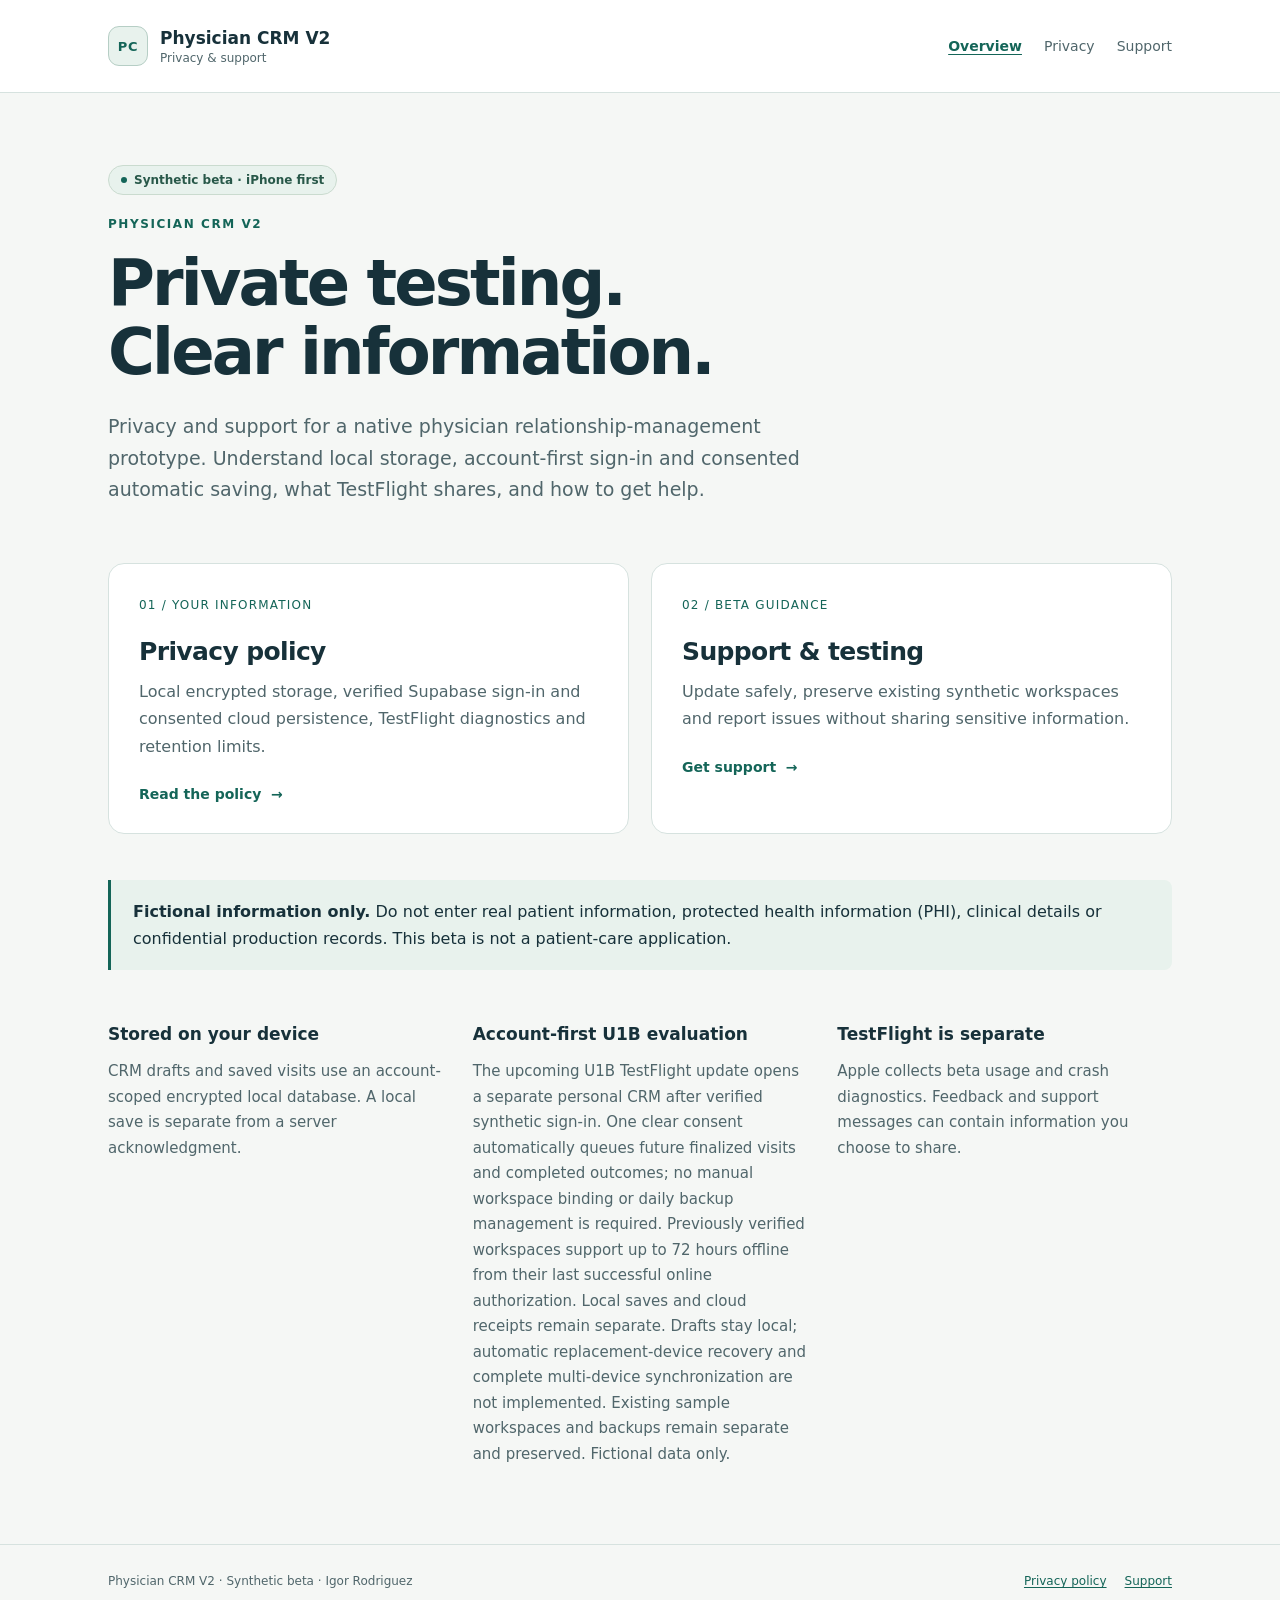
<file: index.html>
<!doctype html>
<html lang="en"><head><meta charset="utf-8"><meta name="viewport" content="width=device-width, initial-scale=1"><meta name="theme-color" content="#146558"><meta name="description" content="Official privacy and support information for the Physician CRM V2 synthetic beta."><meta name="referrer" content="strict-origin-when-cross-origin"><title>Privacy & support | Physician CRM V2</title><link rel="canonical" href="https://sketchiergnome0.github.io/physician-crm-v2-pages/"><link rel="icon" href="./icon.svg" type="image/svg+xml"><link rel="stylesheet" href="./style.css"></head>
<body><a class="skip" href="#main">Skip to content</a><header><div class="shell"><a class="brand" href="./"><span class="brandmark" aria-hidden="true">PC</span><span>Physician CRM V2<small>Privacy &amp; support</small></span></a><nav aria-label="Main navigation"><a href="./" aria-current="page">Overview</a><a href="./privacy/">Privacy</a><a href="./support/">Support</a></nav></div></header><main id="main" class="shell">
<section class="hero"><div class="badge">Synthetic beta · iPhone first</div><p class="eyebrow">Physician CRM V2</p><h1>Private testing.<br>Clear information.</h1><p class="lead">Privacy and support for a native physician relationship-management prototype. Understand local storage, account-first sign-in and consented automatic saving, what TestFlight shares, and how to get help.</p></section>
<div class="cards"><a class="card" href="./privacy/"><span class="number">01 / YOUR INFORMATION</span><h2>Privacy policy</h2><p>Local encrypted storage, verified Supabase sign-in and consented cloud persistence, TestFlight diagnostics and retention limits.</p><span class="more">Read the policy &nbsp;→</span></a><a class="card" href="./support/"><span class="number">02 / BETA GUIDANCE</span><h2>Support &amp; testing</h2><p>Update safely, preserve existing synthetic workspaces and report issues without sharing sensitive information.</p><span class="more">Get support &nbsp;→</span></a></div>
<aside class="notice" aria-label="Synthetic data only"><p><strong>Fictional information only.</strong> Do not enter real patient information, protected health information (PHI), clinical details or confidential production records. This beta is not a patient-care application.</p></aside>
<section class="overview" aria-label="Current beta scope"><div><h2>Stored on your device</h2><p>CRM drafts and saved visits use an account-scoped encrypted local database. A local save is separate from a server acknowledgment.</p></div><div><h2>Account-first U1B evaluation</h2><p>The upcoming U1B TestFlight update opens a separate personal CRM after verified synthetic sign-in. One clear consent automatically queues future finalized visits and completed outcomes; no manual workspace binding or daily backup management is required. Previously verified workspaces support up to 72 hours offline from their last successful online authorization. Local saves and cloud receipts remain separate. Drafts stay local; automatic replacement-device recovery and complete multi-device synchronization are not implemented. Existing sample workspaces and backups remain separate and preserved. Fictional data only.</p></div><div><h2>TestFlight is separate</h2><p>Apple collects beta usage and crash diagnostics. Feedback and support messages can contain information you choose to share.</p></div></section></main><footer><div class="shell"><span>Physician CRM V2 · Synthetic beta · Igor Rodriguez</span><span><a href="./privacy/">Privacy policy</a><a href="./support/">Support</a></span></div></footer></body></html>
</file>
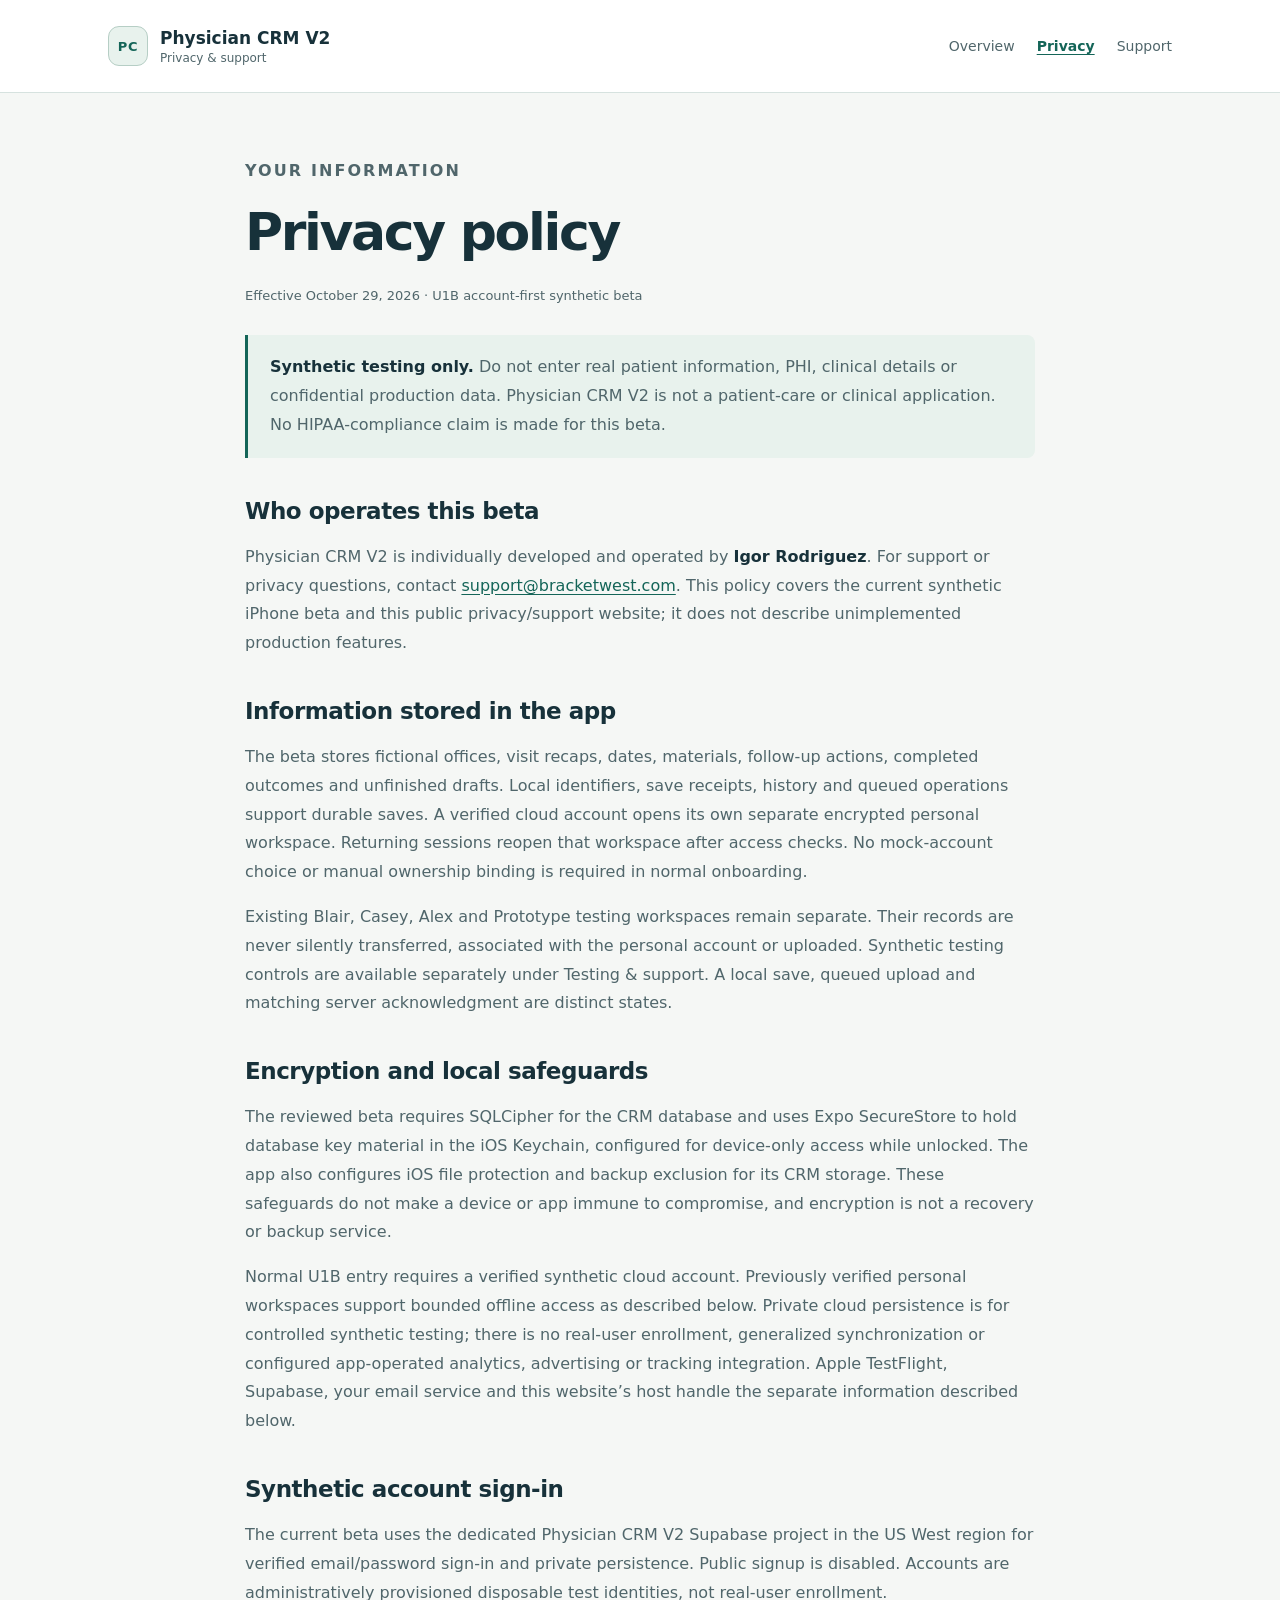
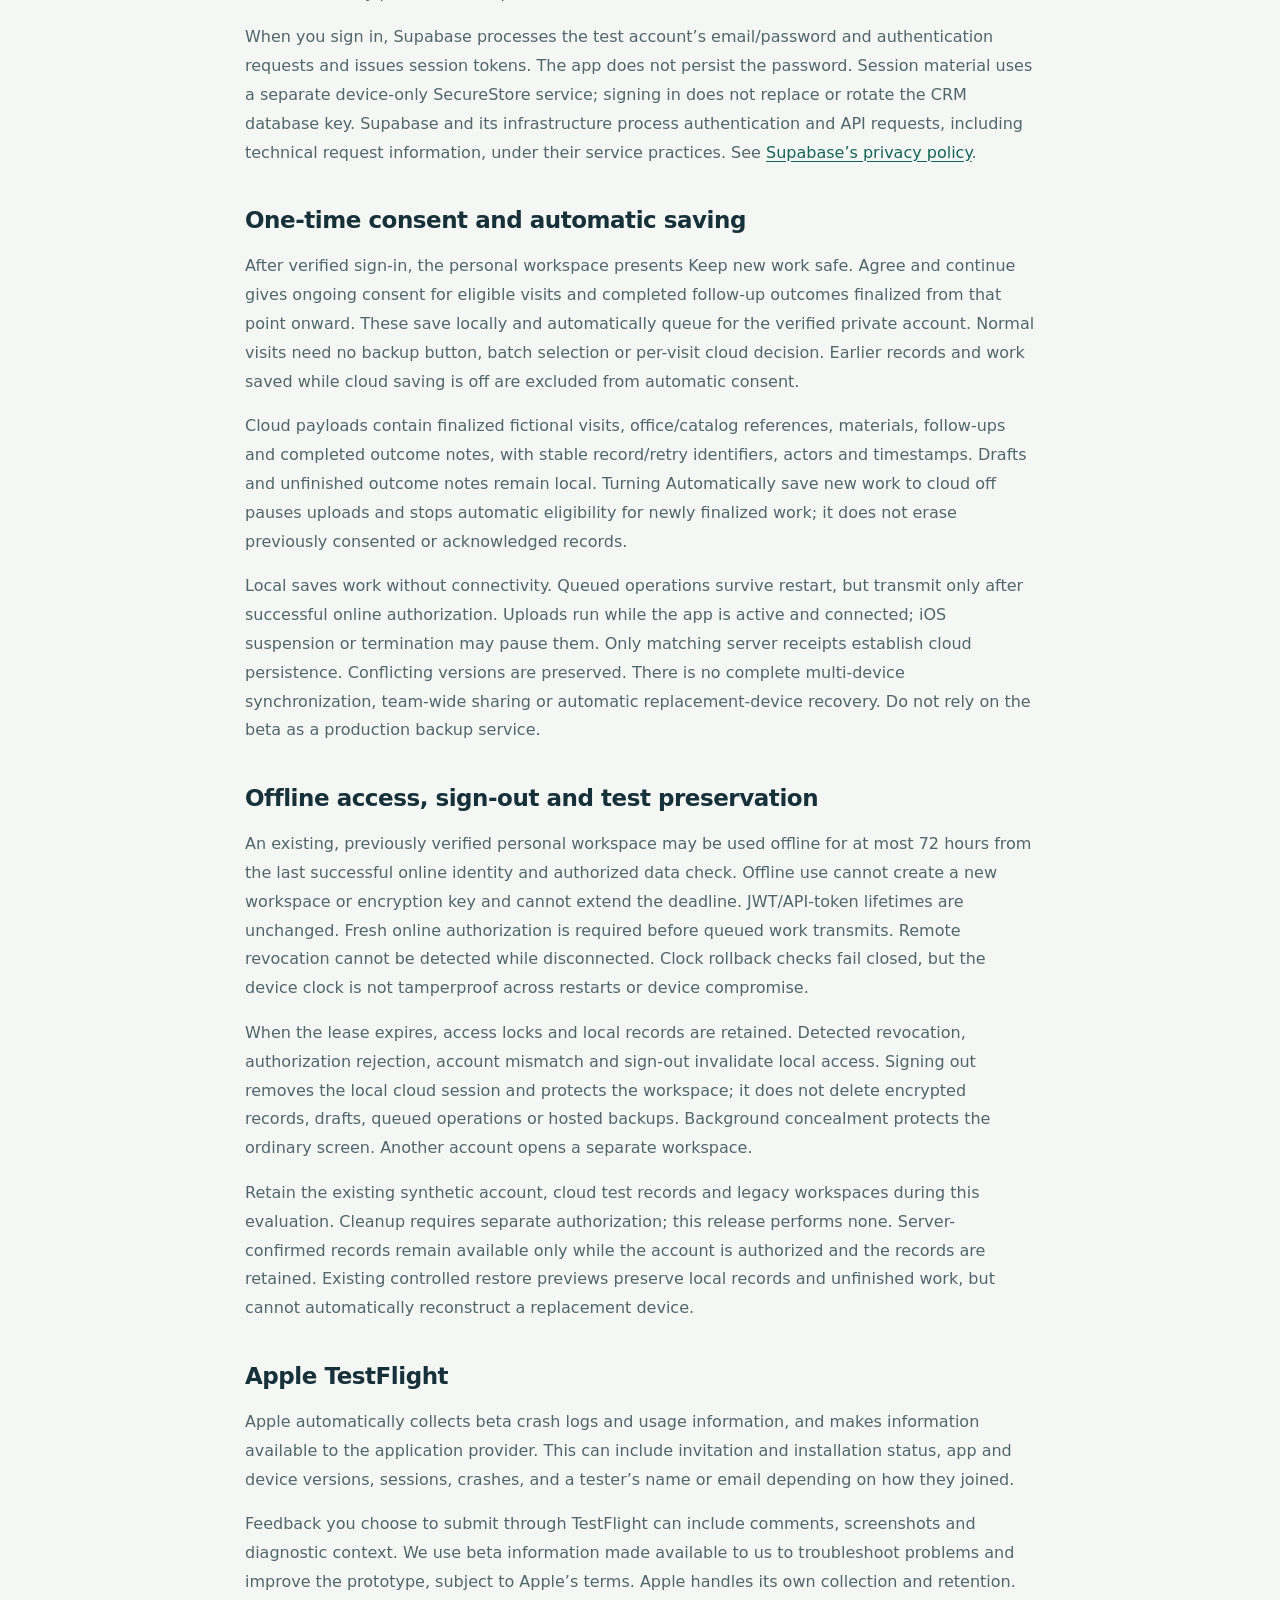
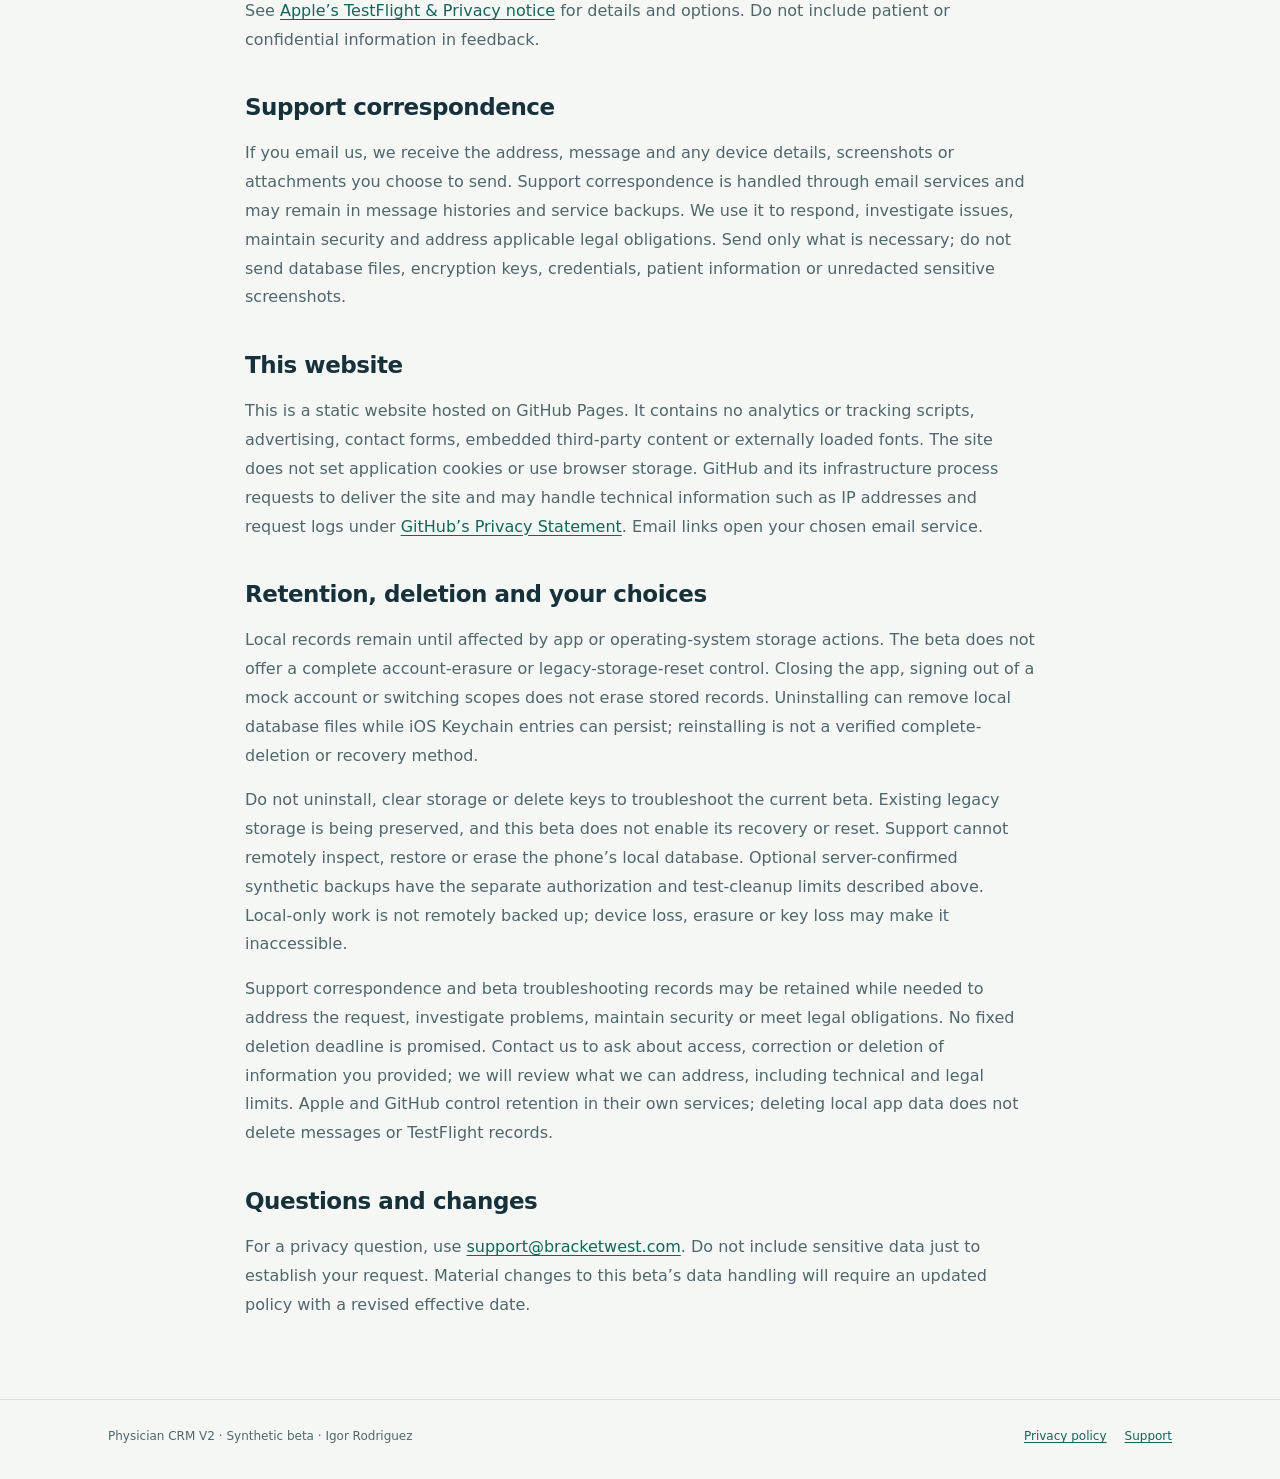
<file: privacy/index.html>
<!doctype html>
<html lang="en"><head><meta charset="utf-8"><meta name="viewport" content="width=device-width, initial-scale=1"><meta name="theme-color" content="#146558"><meta name="description" content="Privacy policy for the current Physician CRM V2 synthetic beta and its support website."><meta name="referrer" content="strict-origin-when-cross-origin"><title>Privacy policy | Physician CRM V2</title><link rel="canonical" href="https://sketchiergnome0.github.io/physician-crm-v2-pages/privacy/"><link rel="icon" href="../icon.svg" type="image/svg+xml"><link rel="stylesheet" href="../style.css"></head>
<body><a class="skip" href="#main">Skip to content</a><header><div class="shell"><a class="brand" href="../"><span class="brandmark" aria-hidden="true">PC</span><span>Physician CRM V2<small>Privacy &amp; support</small></span></a><nav aria-label="Main navigation"><a href="../">Overview</a><a href="../privacy/" aria-current="page">Privacy</a><a href="../support/">Support</a></nav></div></header><main id="main" class="shell">
<article class="document"><p class="eyebrow">Your information</p><h1>Privacy policy</h1><p class="meta">Effective October 29, 2026 · U1B account-first synthetic beta</p>
<aside class="notice"><p><strong>Synthetic testing only.</strong> Do not enter real patient information, PHI, clinical details or confidential production data. Physician CRM V2 is not a patient-care or clinical application. No HIPAA-compliance claim is made for this beta.</p></aside>
<h2>Who operates this beta</h2><p>Physician CRM V2 is individually developed and operated by <strong>Igor Rodriguez</strong>. For support or privacy questions, contact <a href="mailto:support@bracketwest.com">support@bracketwest.com</a>. This policy covers the current synthetic iPhone beta and this public privacy/support website; it does not describe unimplemented production features.</p>
<h2>Information stored in the app</h2><p>The beta stores fictional offices, visit recaps, dates, materials, follow-up actions, completed outcomes and unfinished drafts. Local identifiers, save receipts, history and queued operations support durable saves. A verified cloud account opens its own separate encrypted personal workspace. Returning sessions reopen that workspace after access checks. No mock-account choice or manual ownership binding is required in normal onboarding.</p><p>Existing Blair, Casey, Alex and Prototype testing workspaces remain separate. Their records are never silently transferred, associated with the personal account or uploaded. Synthetic testing controls are available separately under Testing &amp; support. A local save, queued upload and matching server acknowledgment are distinct states.</p>
<h2>Encryption and local safeguards</h2><p>The reviewed beta requires SQLCipher for the CRM database and uses Expo SecureStore to hold database key material in the iOS Keychain, configured for device-only access while unlocked. The app also configures iOS file protection and backup exclusion for its CRM storage. These safeguards do not make a device or app immune to compromise, and encryption is not a recovery or backup service.</p><p>Normal U1B entry requires a verified synthetic cloud account. Previously verified personal workspaces support bounded offline access as described below. Private cloud persistence is for controlled synthetic testing; there is no real-user enrollment, generalized synchronization or configured app-operated analytics, advertising or tracking integration. Apple TestFlight, Supabase, your email service and this website’s host handle the separate information described below.</p>
<h2>Synthetic account sign-in</h2><p>The current beta uses the dedicated Physician CRM V2 Supabase project in the US West region for verified email/password sign-in and private persistence. Public signup is disabled. Accounts are administratively provisioned disposable test identities, not real-user enrollment.</p><p>When you sign in, Supabase processes the test account’s email/password and authentication requests and issues session tokens. The app does not persist the password. Session material uses a separate device-only SecureStore service; signing in does not replace or rotate the CRM database key. Supabase and its infrastructure process authentication and API requests, including technical request information, under their service practices. See <a href="https://supabase.com/privacy">Supabase’s privacy policy</a>.</p>
<h2>One-time consent and automatic saving</h2><p>After verified sign-in, the personal workspace presents Keep new work safe. Agree and continue gives ongoing consent for eligible visits and completed follow-up outcomes finalized from that point onward. These save locally and automatically queue for the verified private account. Normal visits need no backup button, batch selection or per-visit cloud decision. Earlier records and work saved while cloud saving is off are excluded from automatic consent.</p><p>Cloud payloads contain finalized fictional visits, office/catalog references, materials, follow-ups and completed outcome notes, with stable record/retry identifiers, actors and timestamps. Drafts and unfinished outcome notes remain local. Turning Automatically save new work to cloud off pauses uploads and stops automatic eligibility for newly finalized work; it does not erase previously consented or acknowledged records.</p><p>Local saves work without connectivity. Queued operations survive restart, but transmit only after successful online authorization. Uploads run while the app is active and connected; iOS suspension or termination may pause them. Only matching server receipts establish cloud persistence. Conflicting versions are preserved. There is no complete multi-device synchronization, team-wide sharing or automatic replacement-device recovery. Do not rely on the beta as a production backup service.</p>
<h2>Offline access, sign-out and test preservation</h2><p>An existing, previously verified personal workspace may be used offline for at most 72 hours from the last successful online identity and authorized data check. Offline use cannot create a new workspace or encryption key and cannot extend the deadline. JWT/API-token lifetimes are unchanged. Fresh online authorization is required before queued work transmits. Remote revocation cannot be detected while disconnected. Clock rollback checks fail closed, but the device clock is not tamperproof across restarts or device compromise.</p><p>When the lease expires, access locks and local records are retained. Detected revocation, authorization rejection, account mismatch and sign-out invalidate local access. Signing out removes the local cloud session and protects the workspace; it does not delete encrypted records, drafts, queued operations or hosted backups. Background concealment protects the ordinary screen. Another account opens a separate workspace.</p><p>Retain the existing synthetic account, cloud test records and legacy workspaces during this evaluation. Cleanup requires separate authorization; this release performs none. Server-confirmed records remain available only while the account is authorized and the records are retained. Existing controlled restore previews preserve local records and unfinished work, but cannot automatically reconstruct a replacement device.</p>
<h2>Apple TestFlight</h2><p>Apple automatically collects beta crash logs and usage information, and makes information available to the application provider. This can include invitation and installation status, app and device versions, sessions, crashes, and a tester’s name or email depending on how they joined.</p><p>Feedback you choose to submit through TestFlight can include comments, screenshots and diagnostic context. We use beta information made available to us to troubleshoot problems and improve the prototype, subject to Apple’s terms. Apple handles its own collection and retention. See <a href="https://www.apple.com/legal/privacy/data/en/test-flight/">Apple’s TestFlight &amp; Privacy notice</a> for details and options. Do not include patient or confidential information in feedback.</p>
<h2>Support correspondence</h2><p>If you email us, we receive the address, message and any device details, screenshots or attachments you choose to send. Support correspondence is handled through email services and may remain in message histories and service backups. We use it to respond, investigate issues, maintain security and address applicable legal obligations. Send only what is necessary; do not send database files, encryption keys, credentials, patient information or unredacted sensitive screenshots.</p>
<h2>This website</h2><p>This is a static website hosted on GitHub Pages. It contains no analytics or tracking scripts, advertising, contact forms, embedded third-party content or externally loaded fonts. The site does not set application cookies or use browser storage. GitHub and its infrastructure process requests to deliver the site and may handle technical information such as IP addresses and request logs under <a href="https://docs.github.com/en/site-policy/privacy-policies/github-general-privacy-statement">GitHub’s Privacy Statement</a>. Email links open your chosen email service.</p>
<h2>Retention, deletion and your choices</h2><p>Local records remain until affected by app or operating-system storage actions. The beta does not offer a complete account-erasure or legacy-storage-reset control. Closing the app, signing out of a mock account or switching scopes does not erase stored records. Uninstalling can remove local database files while iOS Keychain entries can persist; reinstalling is not a verified complete-deletion or recovery method.</p><p>Do not uninstall, clear storage or delete keys to troubleshoot the current beta. Existing legacy storage is being preserved, and this beta does not enable its recovery or reset. Support cannot remotely inspect, restore or erase the phone’s local database. Optional server-confirmed synthetic backups have the separate authorization and test-cleanup limits described above. Local-only work is not remotely backed up; device loss, erasure or key loss may make it inaccessible.</p><p>Support correspondence and beta troubleshooting records may be retained while needed to address the request, investigate problems, maintain security or meet legal obligations. No fixed deletion deadline is promised. Contact us to ask about access, correction or deletion of information you provided; we will review what we can address, including technical and legal limits. Apple and GitHub control retention in their own services; deleting local app data does not delete messages or TestFlight records.</p>
<h2>Questions and changes</h2><p>For a privacy question, use <a href="mailto:support@bracketwest.com">support@bracketwest.com</a>. Do not include sensitive data just to establish your request. Material changes to this beta’s data handling will require an updated policy with a revised effective date.</p>
</article></main><footer><div class="shell"><span>Physician CRM V2 · Synthetic beta · Igor Rodriguez</span><span><a href="../privacy/">Privacy policy</a><a href="../support/">Support</a></span></div></footer></body></html>
</file>
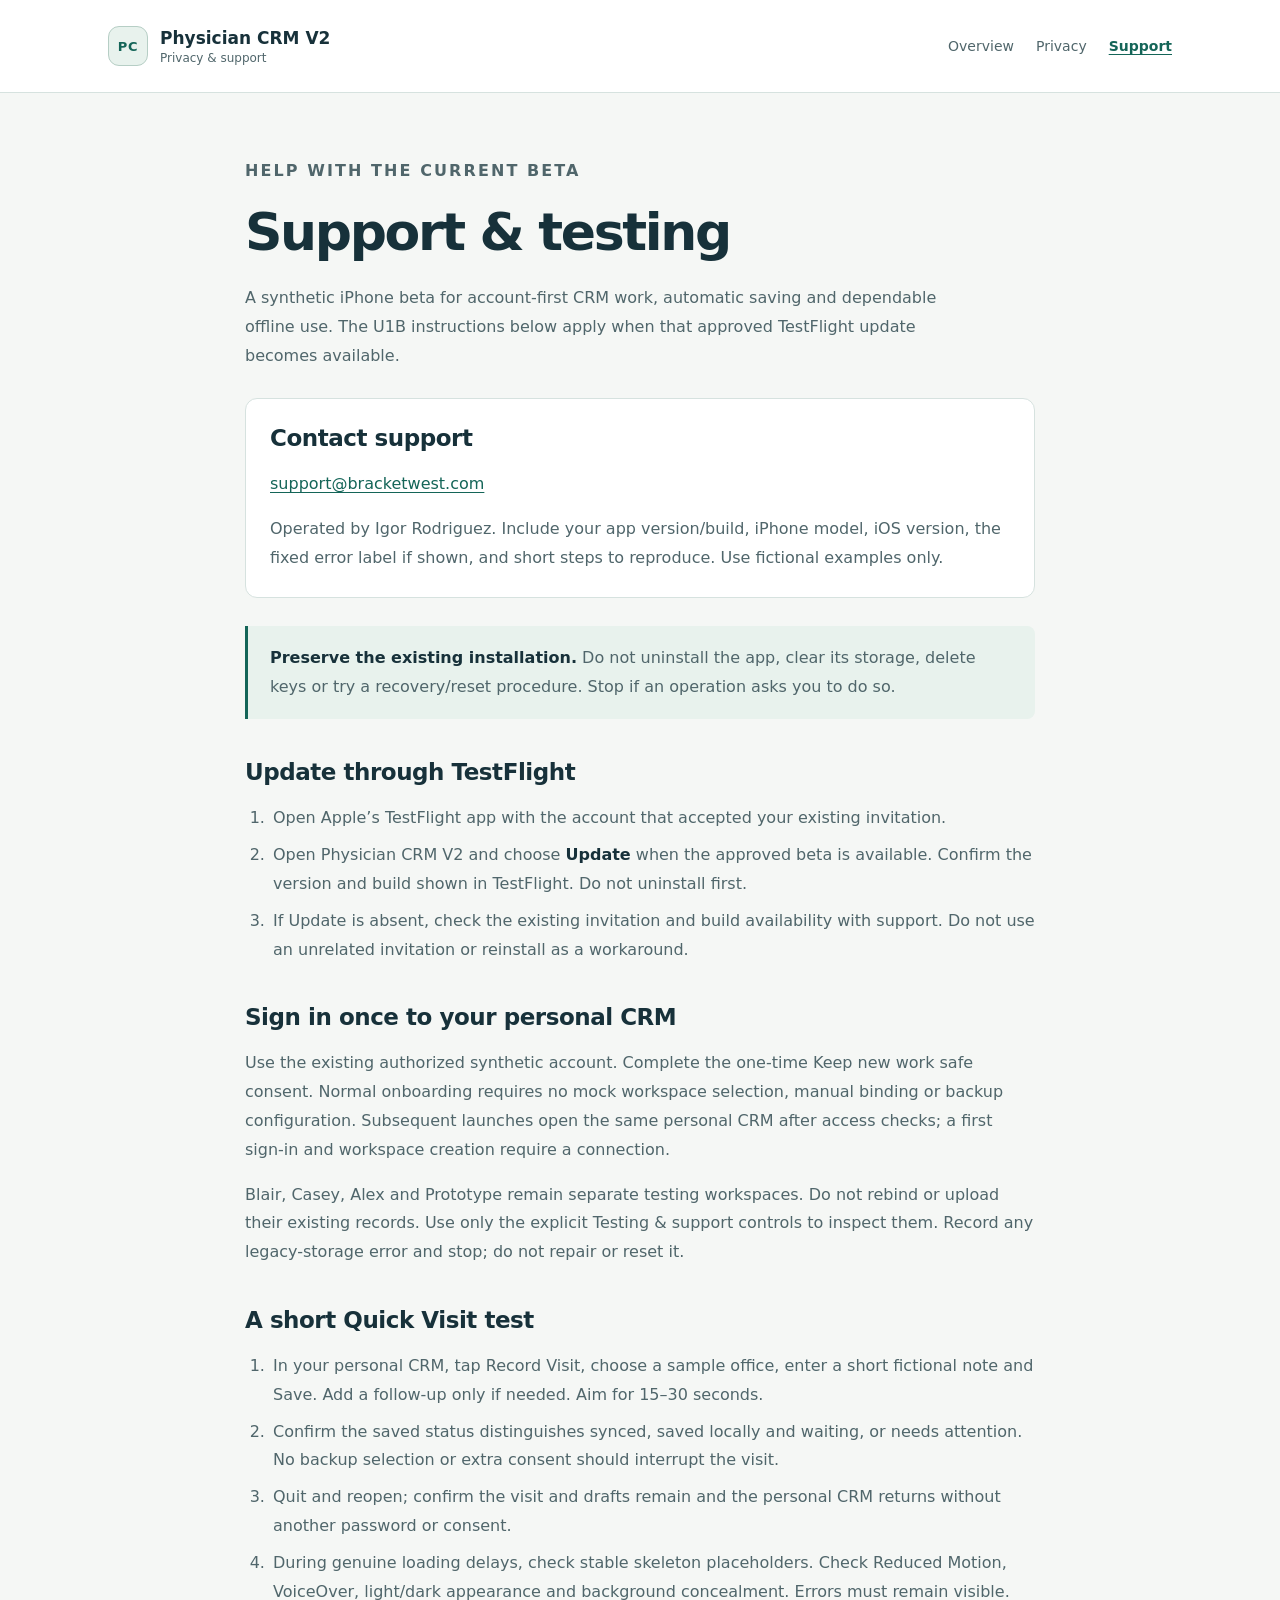
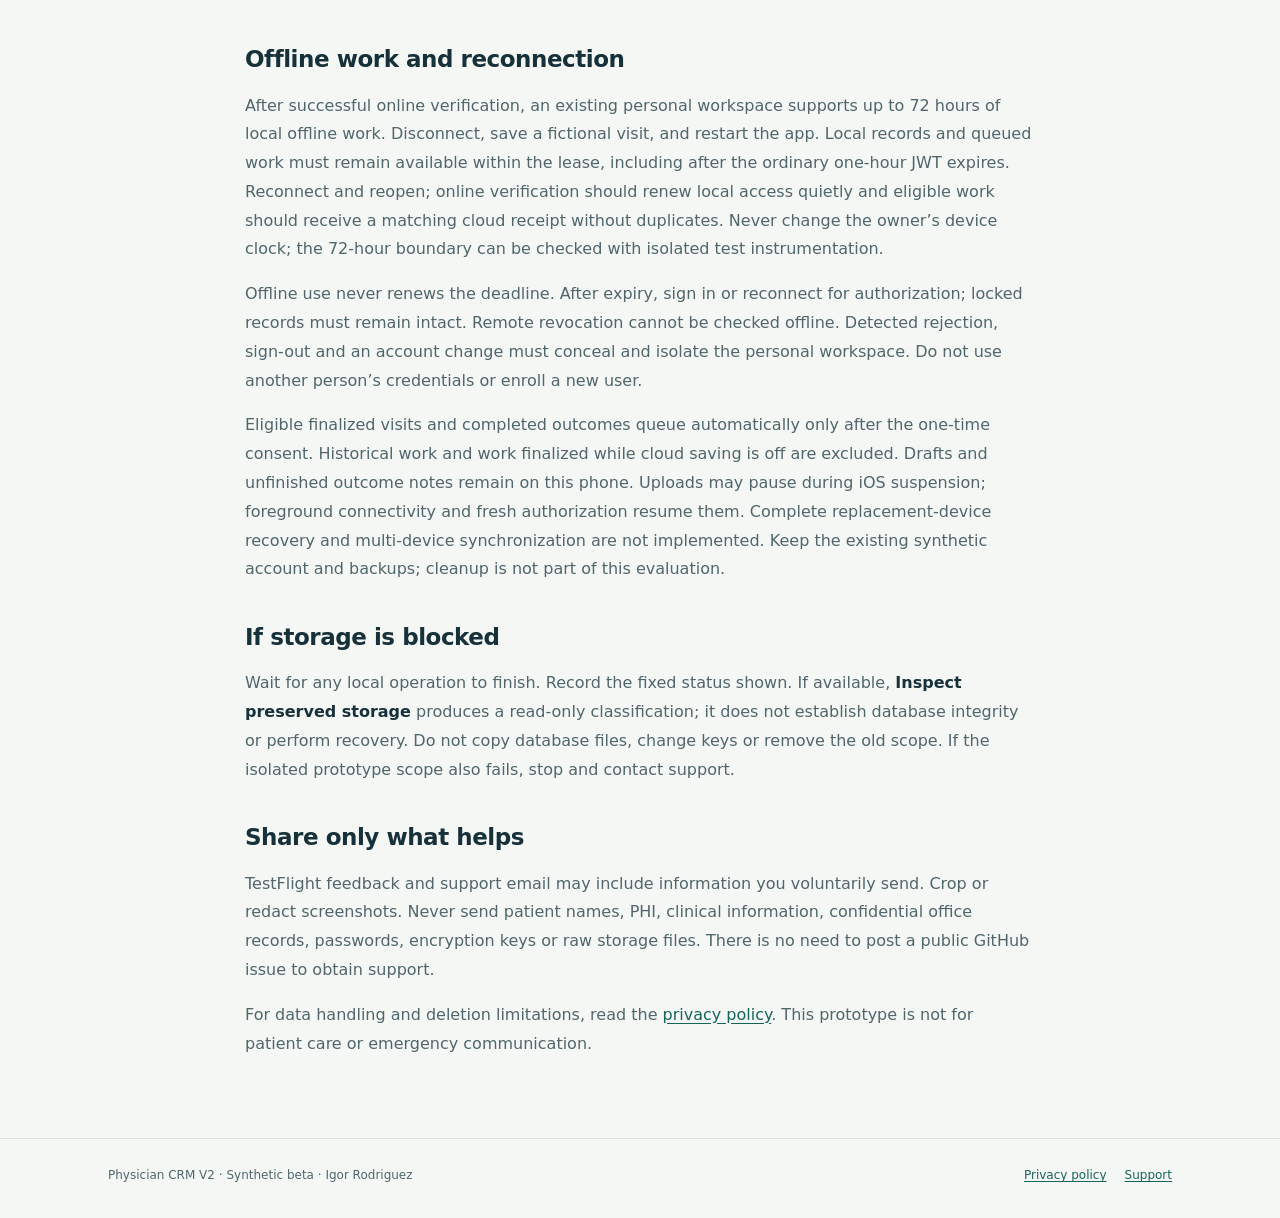
<file: support/index.html>
<!doctype html>
<html lang="en"><head><meta charset="utf-8"><meta name="viewport" content="width=device-width, initial-scale=1"><meta name="theme-color" content="#146558"><meta name="description" content="Support and safe TestFlight testing guidance for Physician CRM V2."><meta name="referrer" content="strict-origin-when-cross-origin"><title>Support & beta guidance | Physician CRM V2</title><link rel="canonical" href="https://sketchiergnome0.github.io/physician-crm-v2-pages/support/"><link rel="icon" href="../icon.svg" type="image/svg+xml"><link rel="stylesheet" href="../style.css"></head>
<body><a class="skip" href="#main">Skip to content</a><header><div class="shell"><a class="brand" href="../"><span class="brandmark" aria-hidden="true">PC</span><span>Physician CRM V2<small>Privacy &amp; support</small></span></a><nav aria-label="Main navigation"><a href="../">Overview</a><a href="../privacy/">Privacy</a><a href="../support/" aria-current="page">Support</a></nav></div></header><main id="main" class="shell">
<article class="document"><p class="eyebrow">Help with the current beta</p><h1>Support &amp; testing</h1><p class="lead">A synthetic iPhone beta for account-first CRM work, automatic saving and dependable offline use. The U1B instructions below apply when that approved TestFlight update becomes available.</p><div class="contact"><h2>Contact support</h2><p><a href="mailto:support@bracketwest.com">support@bracketwest.com</a></p><p>Operated by Igor Rodriguez. Include your app version/build, iPhone model, iOS version, the fixed error label if shown, and short steps to reproduce. Use fictional examples only.</p></div>
<aside class="notice"><p><strong>Preserve the existing installation.</strong> Do not uninstall the app, clear its storage, delete keys or try a recovery/reset procedure. Stop if an operation asks you to do so.</p></aside>
<h2>Update through TestFlight</h2><ol><li>Open Apple’s TestFlight app with the account that accepted your existing invitation.</li><li>Open Physician CRM V2 and choose <strong>Update</strong> when the approved beta is available. Confirm the version and build shown in TestFlight. Do not uninstall first.</li><li>If Update is absent, check the existing invitation and build availability with support. Do not use an unrelated invitation or reinstall as a workaround.</li></ol>
<h2>Sign in once to your personal CRM</h2><p>Use the existing authorized synthetic account. Complete the one-time Keep new work safe consent. Normal onboarding requires no mock workspace selection, manual binding or backup configuration. Subsequent launches open the same personal CRM after access checks; a first sign-in and workspace creation require a connection.</p><p>Blair, Casey, Alex and Prototype remain separate testing workspaces. Do not rebind or upload their existing records. Use only the explicit Testing &amp; support controls to inspect them. Record any legacy-storage error and stop; do not repair or reset it.</p>
<h2>A short Quick Visit test</h2><ol><li>In your personal CRM, tap Record Visit, choose a sample office, enter a short fictional note and Save. Add a follow-up only if needed. Aim for 15–30 seconds.</li><li>Confirm the saved status distinguishes synced, saved locally and waiting, or needs attention. No backup selection or extra consent should interrupt the visit.</li><li>Quit and reopen; confirm the visit and drafts remain and the personal CRM returns without another password or consent.</li><li>During genuine loading delays, check stable skeleton placeholders. Check Reduced Motion, VoiceOver, light/dark appearance and background concealment. Errors must remain visible.</li></ol>
<h2>Offline work and reconnection</h2><p>After successful online verification, an existing personal workspace supports up to 72 hours of local offline work. Disconnect, save a fictional visit, and restart the app. Local records and queued work must remain available within the lease, including after the ordinary one-hour JWT expires. Reconnect and reopen; online verification should renew local access quietly and eligible work should receive a matching cloud receipt without duplicates. Never change the owner’s device clock; the 72-hour boundary can be checked with isolated test instrumentation.</p><p>Offline use never renews the deadline. After expiry, sign in or reconnect for authorization; locked records must remain intact. Remote revocation cannot be checked offline. Detected rejection, sign-out and an account change must conceal and isolate the personal workspace. Do not use another person’s credentials or enroll a new user.</p><p>Eligible finalized visits and completed outcomes queue automatically only after the one-time consent. Historical work and work finalized while cloud saving is off are excluded. Drafts and unfinished outcome notes remain on this phone. Uploads may pause during iOS suspension; foreground connectivity and fresh authorization resume them. Complete replacement-device recovery and multi-device synchronization are not implemented. Keep the existing synthetic account and backups; cleanup is not part of this evaluation.</p>
<h2>If storage is blocked</h2><p>Wait for any local operation to finish. Record the fixed status shown. If available, <strong>Inspect preserved storage</strong> produces a read-only classification; it does not establish database integrity or perform recovery. Do not copy database files, change keys or remove the old scope. If the isolated prototype scope also fails, stop and contact support.</p>
<h2>Share only what helps</h2><p>TestFlight feedback and support email may include information you voluntarily send. Crop or redact screenshots. Never send patient names, PHI, clinical information, confidential office records, passwords, encryption keys or raw storage files. There is no need to post a public GitHub issue to obtain support.</p><p>For data handling and deletion limitations, read the <a href="../privacy/">privacy policy</a>. This prototype is not for patient care or emergency communication.</p></article></main><footer><div class="shell"><span>Physician CRM V2 · Synthetic beta · Igor Rodriguez</span><span><a href="../privacy/">Privacy policy</a><a href="../support/">Support</a></span></div></footer></body></html>
</file>
<file: style.css>
@charset "UTF-8";
:root{color-scheme:light;--ink:#17313a;--muted:#50666b;--paper:#f5f7f5;--line:#d6e2df;--accent:#146558;--soft:#e8f2ed;font-family:ui-sans-serif,system-ui,-apple-system,BlinkMacSystemFont,"Segoe UI",sans-serif;background:var(--paper);color:var(--ink)}
*{box-sizing:border-box}body{margin:0}a{color:var(--accent);text-underline-offset:.2em}a:hover{text-decoration-thickness:2px}a:focus-visible{outline:3px solid #9f691c;outline-offset:5px;border-radius:3px}.skip{position:absolute;left:16px;top:-70px;background:white;padding:12px;z-index:2}.skip:focus{top:12px}.shell{max-width:1120px;margin:auto;padding:0 28px}header{border-bottom:1px solid var(--line);background:#fff}header .shell{min-height:92px;display:flex;align-items:center;justify-content:space-between;gap:22px;padding-top:20px;padding-bottom:20px}.brand{display:flex;gap:12px;align-items:center;color:var(--ink);text-decoration:none;font-size:17px;font-weight:700}.brandmark{display:grid;place-items:center;width:40px;height:40px;border:1px solid #b6cec5;border-radius:11px;background:var(--soft);color:var(--accent);font-size:13px;letter-spacing:.05em}.brand small{display:block;color:var(--muted);font-size:12px;font-weight:500;margin-top:3px}nav{display:flex;flex-wrap:wrap;gap:22px;font-size:14px}nav a{color:var(--muted);text-decoration:none;padding:8px 0}nav a[aria-current=page]{color:var(--accent);font-weight:700;text-decoration:underline}.hero{padding-top:72px;padding-bottom:58px}.eyebrow{font-size:12px;font-weight:700;letter-spacing:.13em;text-transform:uppercase;color:var(--accent);margin:0 0 18px}.badge{display:inline-flex;gap:7px;align-items:center;border:1px solid #cadbcf;border-radius:99px;background:var(--soft);padding:7px 12px;color:#285849;font-size:12px;font-weight:600;margin-bottom:22px}.badge::before{content:"";width:6px;height:6px;border-radius:50%;background:var(--accent)}h1{font-size:clamp(34px,5vw,64px);line-height:1.08;letter-spacing:-.045em;font-weight:650;margin:0 0 24px;max-width:820px}.lead{font-size:19px;line-height:1.65;color:var(--muted);max-width:710px;margin:0}.cards{display:grid;grid-template-columns:repeat(2,minmax(0,1fr));gap:22px;margin-bottom:46px}.card{background:#fff;border:1px solid var(--line);border-radius:16px;padding:30px;text-decoration:none;color:var(--ink);display:block}.card:hover{border-color:var(--accent)}.card .number{font-size:12px;letter-spacing:.1em;color:var(--accent)}.card h2{font-size:25px;margin:24px 0 12px;letter-spacing:-.025em}.card p{color:var(--muted);line-height:1.7;margin:0 0 24px}.card .more{color:var(--accent);font-size:14px;font-weight:650}.notice{border-left:3px solid var(--accent);padding:18px 22px;background:var(--soft);border-radius:0 8px 8px 0;line-height:1.7}.notice p{margin:0}.overview{display:grid;grid-template-columns:repeat(3,minmax(0,1fr));gap:30px;margin:40px 0 62px}.overview h2{font-size:17px;margin-bottom:10px}.overview p{color:var(--muted);line-height:1.7;font-size:15px}.document{max-width:790px;margin:0 auto;padding:64px 0}.document h1{font-size:clamp(34px,5vw,52px)}.document h2{font-size:23px;letter-spacing:-.02em;line-height:1.35;margin:38px 0 13px}.document h3{font-size:18px;margin:26px 0 10px}.document p,.document li{font-size:16px;line-height:1.8;color:var(--muted)}.document strong{color:var(--ink)}.document li{padding-left:3px;margin-bottom:8px}.document ul,.document ol{padding-left:25px}.meta{font-size:13px!important;color:var(--muted);margin-bottom:28px}.contact{padding:24px;border:1px solid var(--line);background:white;border-radius:12px;margin:28px 0;overflow-wrap:anywhere}.contact h2{margin-top:0}.contact p:last-child{margin-bottom:0}footer{border-top:1px solid var(--line);padding:26px 0 32px;color:var(--muted);font-size:12px;line-height:1.7}footer .shell{display:flex;flex-wrap:wrap;justify-content:space-between;gap:14px}footer a{margin-left:18px}.document a{overflow-wrap:anywhere}@media(max-width:640px){.shell{padding-left:20px;padding-right:20px}header .shell{align-items:flex-start;flex-direction:column;gap:12px;padding-top:18px;padding-bottom:14px}nav{gap:24px}.hero{padding-top:44px;padding-bottom:34px}.lead{font-size:17px}.cards,.overview{grid-template-columns:1fr}.card{padding:25px}.card h2{margin-top:18px}.overview{gap:12px;margin-top:28px;margin-bottom:38px}.document{padding:38px 0}.document p,.document li{font-size:16px}.document h2{margin-top:30px}footer a{margin-left:0;margin-right:18px}}@media print{header,footer,.skip{display:none}.document{max-width:none;padding:0}:root{background:white;color:black}.notice,.contact{break-inside:avoid}a{color:inherit}}
</file>
